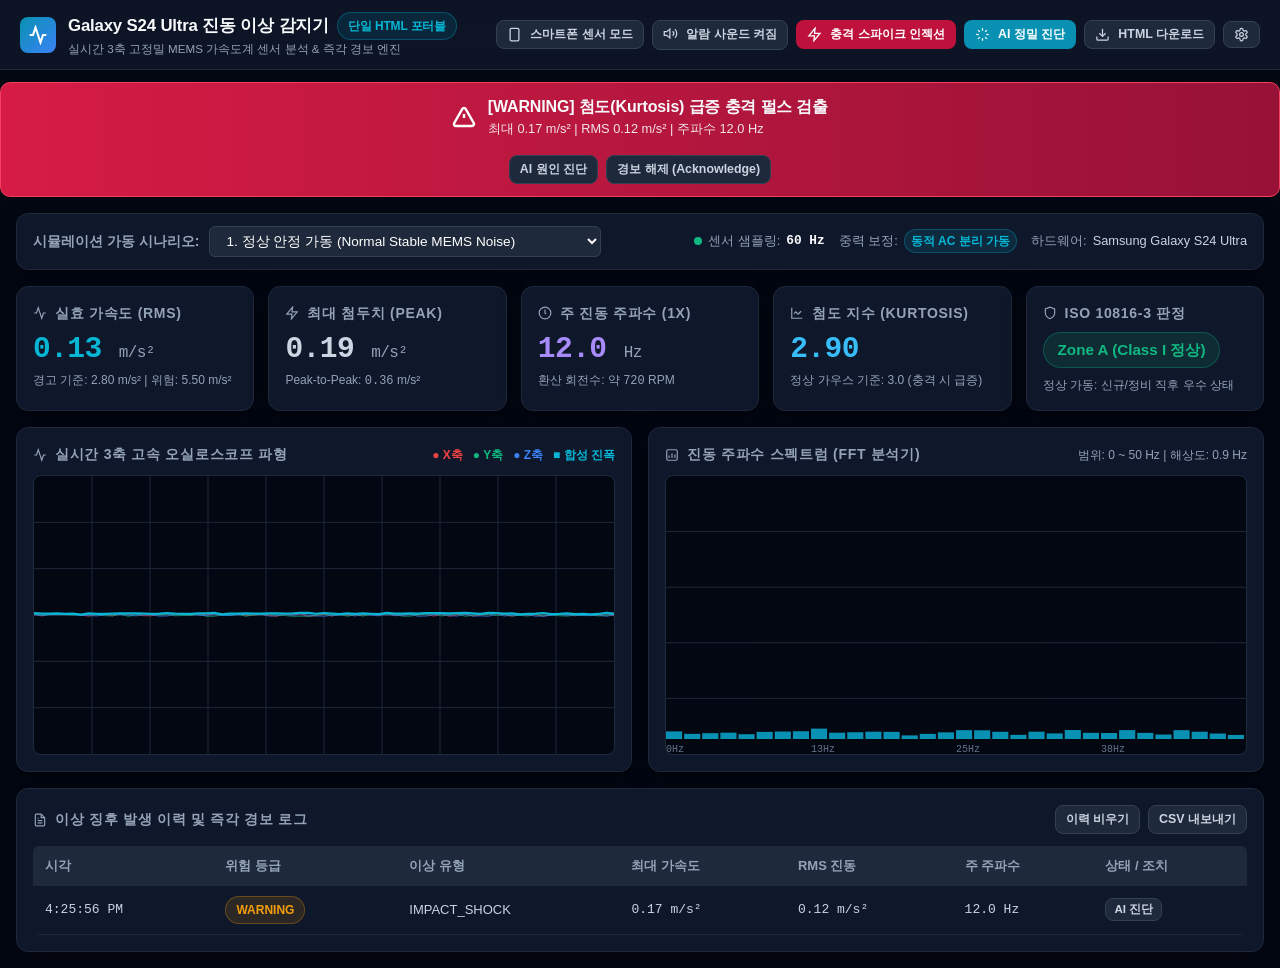
<file: galaxy_s24_vibration_monitor.html>
<!DOCTYPE html>
<html lang="ko">
<head>
  <meta charset="UTF-8" />
  <meta name="viewport" content="width=device-width, initial-scale=1.0, maximum-scale=1.0, user-scalable=no" />
  <title>Galaxy S24 Ultra 진동 이상 징후 감지 및 실시간 알림 시스템 (단일 실행 파일)</title>
  <meta name="description" content="갤럭시 S24 울트라 가속도/모션 센서 기반 실시간 진동 분석, 이상 징후 감지 및 즉각 경보 모니터링 시스템 (단일 HTML)" />
  <style>
    :root {
      --bg-main: #030712;
      --bg-card: #0f172a;
      --bg-card-hover: #1e293b;
      --border-color: #1e293b;
      --border-accent: #334155;
      --text-main: #f8fafc;
      --text-muted: #94a3b8;
      --cyan: #06b6d4;
      --cyan-glow: rgba(6, 182, 212, 0.25);
      --emerald: #10b981;
      --amber: #f59e0b;
      --rose: #f43f5e;
      --indigo: #6366f1;
    }

    * {
      box-sizing: border-box;
      margin: 0;
      padding: 0;
      -webkit-tap-highlight-color: transparent;
    }

    body {
      background-color: var(--bg-main);
      color: var(--text-main);
      font-family: -apple-system, BlinkMacSystemFont, "Pretendard", "Segoe UI", Roboto, "Helvetica Neue", Arial, sans-serif;
      line-height: 1.5;
      min-height: 100vh;
      display: flex;
      flex-direction: column;
      overflow-x: hidden;
    }

    code, pre, .mono {
      font-family: "JetBrains Mono", ui-monospace, SFMono-Regular, Menlo, Monaco, Consolas, monospace;
    }

    /* Scrollbars */
    ::-webkit-scrollbar {
      width: 6px;
      height: 6px;
    }
    ::-webkit-scrollbar-track {
      background: #090d16;
    }
    ::-webkit-scrollbar-thumb {
      background: #1e293b;
      border-radius: 4px;
    }
    ::-webkit-scrollbar-thumb:hover {
      background: #334155;
    }

    /* Layout Containers */
    .header {
      background: rgba(15, 23, 42, 0.85);
      backdrop-filter: blur(12px);
      border-bottom: 1px solid var(--border-color);
      padding: 12px 20px;
      display: flex;
      align-items: center;
      justify-content: space-between;
      position: sticky;
      top: 0;
      z-index: 50;
    }

    .main-container {
      flex: 1;
      max-width: 1600px;
      width: 100%;
      margin: 0 auto;
      padding: 16px;
      display: flex;
      flex-direction: column;
      gap: 16px;
    }

    /* Cards */
    .card {
      background: var(--bg-card);
      border: 1px solid var(--border-color);
      border-radius: 12px;
      padding: 16px;
      box-shadow: 0 4px 20px -2px rgba(0, 0, 0, 0.5);
      position: relative;
    }

    .card-title {
      font-size: 0.875rem;
      font-weight: 600;
      color: var(--text-muted);
      text-transform: uppercase;
      letter-spacing: 0.05em;
      display: flex;
      align-items: center;
      gap: 8px;
      margin-bottom: 8px;
    }

    /* Metric Grid */
    .metrics-grid {
      display: grid;
      grid-template-columns: repeat(auto-fit, minmax(220px, 1fr));
      gap: 14px;
    }

    .metric-value {
      font-size: 1.85rem;
      font-weight: 700;
      letter-spacing: -0.02em;
      line-height: 1.2;
    }

    .metric-sub {
      font-size: 0.75rem;
      color: var(--text-muted);
      margin-top: 4px;
    }

    /* Badges */
    .badge {
      display: inline-flex;
      align-items: center;
      gap: 6px;
      padding: 4px 10px;
      border-radius: 9999px;
      font-size: 0.75rem;
      font-weight: 600;
      border: 1px solid transparent;
      white-space: nowrap;
    }
    .badge-cyan {
      background: rgba(6, 182, 212, 0.12);
      border-color: rgba(6, 182, 212, 0.3);
      color: var(--cyan);
    }
    .badge-emerald {
      background: rgba(16, 185, 129, 0.12);
      border-color: rgba(16, 185, 129, 0.3);
      color: var(--emerald);
    }
    .badge-amber {
      background: rgba(245, 158, 11, 0.12);
      border-color: rgba(245, 158, 11, 0.3);
      color: var(--amber);
    }
    .badge-rose {
      background: rgba(244, 63, 94, 0.12);
      border-color: rgba(244, 63, 94, 0.3);
      color: var(--rose);
    }

    /* Buttons */
    .btn {
      display: inline-flex;
      align-items: center;
      justify-content: center;
      gap: 8px;
      padding: 8px 16px;
      border-radius: 8px;
      font-size: 0.875rem;
      font-weight: 600;
      cursor: pointer;
      transition: all 0.15s ease;
      border: 1px solid transparent;
      outline: none;
      white-space: nowrap;
    }
    .btn-primary {
      background: #0891b2;
      color: #fff;
    }
    .btn-primary:hover {
      background: #06b6d4;
    }
    .btn-secondary {
      background: #1e293b;
      color: #cbd5e1;
      border-color: #334155;
    }
    .btn-secondary:hover {
      background: #334155;
      color: #fff;
    }
    .btn-danger {
      background: #be123c;
      color: #fff;
    }
    .btn-danger:hover {
      background: #e11d48;
    }
    .btn-warning {
      background: #d97706;
      color: #fff;
    }
    .btn-warning:hover {
      background: #f59e0b;
    }
    .btn-sm {
      padding: 5px 10px;
      font-size: 0.775rem;
    }

    /* Grid Layouts */
    .two-col-grid {
      display: grid;
      grid-template-columns: 1fr 1fr;
      gap: 16px;
    }
    @media (max-width: 1024px) {
      .two-col-grid {
        grid-template-columns: 1fr;
      }
    }

    /* Canvas Containers */
    .canvas-box {
      width: 100%;
      height: 280px;
      background: #030712;
      border: 1px solid #1e293b;
      border-radius: 8px;
      position: relative;
      overflow: hidden;
    }
    canvas {
      display: block;
      width: 100%;
      height: 100%;
    }

    /* Active Alarm Bar */
    .alarm-banner {
      display: none;
      background: linear-gradient(90deg, rgba(225, 29, 72, 0.95), rgba(159, 18, 57, 0.95));
      border: 1px solid #f43f5e;
      border-radius: 10px;
      padding: 12px 18px;
      margin-bottom: 8px;
      align-items: center;
      justify-content: space-between;
      animation: pulseAlert 1.2s infinite alternate ease-in-out;
    }
    @keyframes pulseAlert {
      0% { box-shadow: 0 0 10px rgba(244, 63, 94, 0.4); }
      100% { box-shadow: 0 0 25px rgba(244, 63, 94, 0.9); }
    }

    /* Table */
    .table-container {
      width: 100%;
      overflow-x: auto;
      max-height: 280px;
      border-radius: 6px;
    }
    table {
      width: 100%;
      border-collapse: collapse;
      font-size: 0.8125rem;
      text-align: left;
    }
    th {
      background: #1e293b;
      color: #94a3b8;
      padding: 10px 12px;
      font-weight: 600;
      position: sticky;
      top: 0;
      z-index: 10;
    }
    td {
      padding: 10px 12px;
      border-bottom: 1px solid #1e293b;
      color: #cbd5e1;
    }
    tr:hover td {
      background: rgba(30, 41, 59, 0.5);
    }

    /* Modal */
    .modal-overlay {
      display: none;
      position: fixed;
      inset: 0;
      background: rgba(0, 0, 0, 0.75);
      backdrop-filter: blur(6px);
      z-index: 100;
      align-items: center;
      justify-content: center;
      padding: 16px;
    }
    .modal-dialog {
      background: #0f172a;
      border: 1px solid #334155;
      border-radius: 14px;
      max-width: 650px;
      width: 100%;
      max-height: 90vh;
      overflow-y: auto;
      padding: 24px;
      box-shadow: 0 20px 40px rgba(0,0,0,0.8);
      position: relative;
    }

    /* Sensor Node View (Mobile Probe Mode) */
    #sensorNodeView {
      display: none;
      flex-direction: column;
      align-items: center;
      justify-content: center;
      text-align: center;
      padding: 32px 16px;
      gap: 20px;
      min-height: 80vh;
    }
    .probe-gauge {
      width: 240px;
      height: 240px;
      border-radius: 50%;
      border: 4px solid #06b6d4;
      display: flex;
      flex-direction: column;
      align-items: center;
      justify-content: center;
      background: radial-gradient(circle, rgba(6,182,212,0.15) 0%, rgba(15,23,42,0.8) 70%);
      box-shadow: 0 0 35px rgba(6, 182, 212, 0.3);
      position: relative;
    }
    .probe-gauge.warning {
      border-color: #f59e0b;
      box-shadow: 0 0 35px rgba(245, 158, 11, 0.4);
    }
    .probe-gauge.critical {
      border-color: #f43f5e;
      box-shadow: 0 0 45px rgba(244, 63, 94, 0.6);
      animation: pulseAlert 0.8s infinite alternate;
    }
  </style>
</head>
<body>

  <!-- Top Navigation Header -->
  <header class="header">
    <div style="display: flex; align-items: center; gap: 12px;">
      <div style="width: 36px; height: 36px; background: linear-gradient(135deg, #0891b2, #3b82f6); border-radius: 8px; display: flex; align-items: center; justify-content: center;">
        <svg width="20" height="20" viewBox="0 0 24 24" fill="none" stroke="#fff" stroke-width="2.5"><path d="M22 12h-4l-3 9L9 3l-3 9H2"/></svg>
      </div>
      <div>
        <div style="font-weight: 700; font-size: 1.05rem; letter-spacing: -0.01em; display: flex; align-items: center; gap: 8px;">
          Galaxy S24 Ultra 진동 이상 감지기
          <span class="badge badge-cyan">단일 HTML 포터블</span>
        </div>
        <div style="font-size: 0.725rem; color: var(--text-muted);">실시간 3축 고정밀 MEMS 가속도계 센서 분석 &amp; 즉각 경보 엔진</div>
      </div>
    </div>

    <div style="display: flex; align-items: center; gap: 8px;">
      <!-- Sensor Mode Toggle Button -->
      <button id="btnToggleSensorView" class="btn btn-secondary btn-sm" onclick="toggleSensorProbeMode()">
        <svg width="15" height="15" viewBox="0 0 24 24" fill="none" stroke="currentColor" stroke-width="2"><rect width="14" height="20" x="5" y="2" rx="2" ry="2"/><path d="M12 18h.01"/></svg>
        <span>스마트폰 센서 모드</span>
      </button>

      <!-- Audio Mute Toggle -->
      <button id="btnToggleMute" class="btn btn-secondary btn-sm" onclick="toggleMute()">
        <span id="muteIcon">
          <svg width="15" height="15" viewBox="0 0 24 24" fill="none" stroke="currentColor" stroke-width="2"><polygon points="11 5 6 9 2 9 2 15 6 15 11 19 11 5"/><path d="M15.54 8.46a5 5 0 0 1 0 7.07"/><path d="M19.07 4.93a10 10 0 0 1 0 14.14"/></svg>
        </span>
        <span id="muteText">알람 사운드 켜짐</span>
      </button>

      <!-- Inject Shock Spike -->
      <button class="btn btn-danger btn-sm" onclick="injectSpikeShock()">
        <svg width="15" height="15" viewBox="0 0 24 24" fill="none" stroke="currentColor" stroke-width="2"><polygon points="13 2 3 14 12 14 11 22 21 10 12 10 13 2"/></svg>
        <span>충격 스파이크 인젝션</span>
      </button>

      <!-- Gemini AI Diagnosis -->
      <button class="btn btn-primary btn-sm" onclick="openAiDiagnosisModal()">
        <svg width="15" height="15" viewBox="0 0 24 24" fill="none" stroke="currentColor" stroke-width="2"><path d="M12 2v4"/><path d="M12 18v4"/><path d="m4.93 4.93 2.83 2.83"/><path d="m16.24 16.24 2.83 2.83"/><path d="M2 12h4"/><path d="M18 12h4"/><path d="m4.93 19.07 2.83-2.83"/><path d="m16.24 7.76 2.83-2.83"/></svg>
        <span>AI 정밀 진단</span>
      </button>

      <!-- Download HTML button -->
      <button class="btn btn-secondary btn-sm" onclick="downloadCurrentHtml()" title="현재 단일 HTML 파일 로컬 저장">
        <svg width="15" height="15" viewBox="0 0 24 24" fill="none" stroke="currentColor" stroke-width="2"><path d="M21 15v4a2 2 0 0 1-2 2H5a2 2 0 0 1-2-2v-4"/><polyline points="7 10 12 15 17 10"/><line x1="12" y1="15" x2="12" y2="3"/></svg>
        <span>HTML 다운로드</span>
      </button>

      <!-- Settings Button -->
      <button class="btn btn-secondary btn-sm" onclick="openSettingsModal()">
        <svg width="15" height="15" viewBox="0 0 24 24" fill="none" stroke="currentColor" stroke-width="2"><path d="M12.22 2h-.44a2 2 0 0 0-2 2v.18a2 2 0 0 1-1 1.73l-.43.25a2 2 0 0 1-2 0l-.15-.08a2 2 0 0 0-2.73.73l-.22.38a2 2 0 0 0 .73 2.73l.15.1a2 2 0 0 1 1 1.72v.51a2 2 0 0 1-1 1.74l-.15.09a2 2 0 0 0-.73 2.73l.22.38a2 2 0 0 0 2.73.73l.15-.08a2 2 0 0 1 2 0l.43.25a2 2 0 0 1 1 1.73V20a2 2 0 0 0 2 2h.44a2 2 0 0 0 2-2v-.18a2 2 0 0 1 1-1.73l.43-.25a2 2 0 0 1 2 0l.15.08a2 2 0 0 0 2.73-.73l.22-.39a2 2 0 0 0-.73-2.73l-.15-.08a2 2 0 0 1-1-1.74v-.5a2 2 0 0 1 1-1.74l.15-.09a2 2 0 0 0 .73-2.73l-.22-.38a2 2 0 0 0-2.73-.73l-.15.08a2 2 0 0 1-2 0l-.43-.25a2 2 0 0 1-1-1.73V4a2 2 0 0 0-2-2z"/><circle cx="12" cy="12" r="3"/></svg>
      </button>
    </div>
  </header>

  <!-- Active Critical Alarm Banner (Shows when anomaly occurs) -->
  <div id="alarmBanner" class="alarm-banner main-container" style="margin-top: 12px; margin-bottom: 0;">
    <div style="display: flex; align-items: center; gap: 12px;">
      <svg width="24" height="24" viewBox="0 0 24 24" fill="none" stroke="#fff" stroke-width="2.5"><path d="m21.73 18-8-14a2 2 0 0 0-3.48 0l-8 14A2 2 0 0 0 4 21h16a2 2 0 0 0 1.73-3Z"/><line x1="12" y1="9" x2="12" y2="13"/><line x1="12" y1="17" x2="12.01" y2="17"/></svg>
      <div>
        <div style="font-weight: 700; font-size: 1rem; letter-spacing: -0.01em;" id="alarmBannerTitle">긴급 진동 이상 경보 감지</div>
        <div style="font-size: 0.8rem; opacity: 0.9;" id="alarmBannerDesc">최대 진동 가속도 및 RMS 임계치 초과 발생</div>
      </div>
    </div>
    <div style="display: flex; align-items: center; gap: 8px;">
      <button class="btn btn-secondary btn-sm" onclick="openAiDiagnosisModal()">AI 원인 진단</button>
      <button class="btn btn-secondary btn-sm" onclick="dismissAlarm()">경보 해제 (Acknowledge)</button>
    </div>
  </div>

  <!-- Primary Dashboard Container -->
  <div id="dashboardView" class="main-container">
    
    <!-- Simulation Scenario Selector & Hardware Status -->
    <div class="card" style="display: flex; flex-wrap: wrap; align-items: center; justify-content: space-between; gap: 12px; padding: 12px 16px;">
      <div style="display: flex; align-items: center; gap: 10px;">
        <span style="font-weight: 600; font-size: 0.875rem; color: var(--text-muted);">시뮬레이션 가동 시나리오:</span>
        <select id="scenarioSelect" onchange="changeScenario(this.value)" style="background: #1e293b; color: #fff; border: 1px solid #334155; border-radius: 6px; padding: 6px 12px; font-size: 0.85rem; outline: none; cursor: pointer;">
          <option value="NORMAL_STABLE">1. 정상 안정 가동 (Normal Stable MEMS Noise)</option>
          <option value="MOTOR_IMBALANCE">2. 모터 회전체 불평형 (Motor Unbalance 30Hz 1X)</option>
          <option value="BEARING_FAULT">3. 베어링 볼 레이스 결함 (Bearing Fault BPFO Impulses)</option>
          <option value="SEISMIC_TREMOR">4. 지진/저주파 구조 진동 (Seismic Low-Freq Tremor)</option>
          <option value="CAVITATION">5. 펌프 캐비테이션/배관 난류 (Cavitation Turbulence)</option>
          <option value="RESONANCE_SWEEP">6. 공진 주파수 스윕 (Resonance Frequency Sweep)</option>
        </select>
      </div>

      <div style="display: flex; align-items: center; gap: 14px; font-size: 0.8rem;">
        <div style="display: flex; align-items: center; gap: 6px;">
          <span style="width: 8px; height: 8px; border-radius: 50%; background: #10b981; display: inline-block;"></span>
          <span style="color: var(--text-muted);">센서 샘플링:</span>
          <span class="mono" style="font-weight: 600;" id="txtSampleRate">60 Hz</span>
        </div>
        <div style="display: flex; align-items: center; gap: 6px;">
          <span style="color: var(--text-muted);">중력 보정:</span>
          <span class="badge badge-cyan" style="padding: 2px 6px;">동적 AC 분리 가동</span>
        </div>
        <div style="display: flex; align-items: center; gap: 6px;">
          <span style="color: var(--text-muted);">하드웨어:</span>
          <span style="color: #cbd5e1; font-weight: 500;">Samsung Galaxy S24 Ultra</span>
        </div>
      </div>
    </div>

    <!-- Live Telemetry KPI Metrics -->
    <div class="metrics-grid">
      <!-- RMS Card -->
      <div class="card">
        <div class="card-title">
          <svg width="14" height="14" viewBox="0 0 24 24" fill="none" stroke="currentColor" stroke-width="2"><path d="M22 12h-4l-3 9L9 3l-3 9H2"/></svg>
          실효 가속도 (RMS)
        </div>
        <div class="metric-value mono" id="valRms" style="color: var(--cyan);">0.24 <span style="font-size: 1rem; color: var(--text-muted); font-weight: 500;">m/s²</span></div>
        <div class="metric-sub" id="subRms">경고 기준: 2.80 m/s² | 위험: 5.50 m/s²</div>
      </div>

      <!-- Peak Acceleration Card -->
      <div class="card">
        <div class="card-title">
          <svg width="14" height="14" viewBox="0 0 24 24" fill="none" stroke="currentColor" stroke-width="2"><polygon points="13 2 3 14 12 14 11 22 21 10 12 10 13 2"/></svg>
          최대 첨두치 (Peak)
        </div>
        <div class="metric-value mono" id="valPeak" style="color: #cbd5e1;">0.38 <span style="font-size: 1rem; color: var(--text-muted); font-weight: 500;">m/s²</span></div>
        <div class="metric-sub">Peak-to-Peak: <span class="mono" id="valPkPk">0.76</span> m/s²</div>
      </div>

      <!-- Dominant Frequency Card -->
      <div class="card">
        <div class="card-title">
          <svg width="14" height="14" viewBox="0 0 24 24" fill="none" stroke="currentColor" stroke-width="2"><circle cx="12" cy="12" r="10"/><polyline points="12 6 12 12 14 14"/></svg>
          주 진동 주파수 (1X)
        </div>
        <div class="metric-value mono" id="valFreq" style="color: #a78bfa;">12.0 <span style="font-size: 1rem; color: var(--text-muted); font-weight: 500;">Hz</span></div>
        <div class="metric-sub">환산 회전수: 약 <span class="mono" id="valRpm">720</span> RPM</div>
      </div>

      <!-- Kurtosis Card -->
      <div class="card">
        <div class="card-title">
          <svg width="14" height="14" viewBox="0 0 24 24" fill="none" stroke="currentColor" stroke-width="2"><path d="M3 3v18h18"/><path d="m19 9-5 5-4-4-3 3"/></svg>
          첨도 지수 (Kurtosis)
        </div>
        <div class="metric-value mono" id="valKurtosis" style="color: #38bdf8;">3.02</div>
        <div class="metric-sub">정상 가우스 기준: 3.0 (충격 시 급증)</div>
      </div>

      <!-- ISO 10816 Severity Status -->
      <div class="card">
        <div class="card-title">
          <svg width="14" height="14" viewBox="0 0 24 24" fill="none" stroke="currentColor" stroke-width="2"><path d="M12 22s8-4 8-10V5l-8-3-8 3v7c0 6 8 10 8 10"/></svg>
          ISO 10816-3 판정
        </div>
        <div style="margin-top: 6px;">
          <span id="badgeIsoClass" class="badge badge-emerald" style="font-size: 0.95rem; padding: 6px 14px;">Zone A (Class I 정상)</span>
        </div>
        <div class="metric-sub" id="descIso" style="margin-top: 8px;">정상 가동: 신규/정비 직후 우수 상태</div>
      </div>
    </div>

    <!-- Visualizers (Oscilloscope Waveform & Spectral FFT) -->
    <div class="two-col-grid">
      <!-- Oscilloscope Canvas -->
      <div class="card">
        <div style="display: flex; align-items: center; justify-content: space-between; margin-bottom: 10px;">
          <div class="card-title" style="margin-bottom: 0;">
            <svg width="14" height="14" viewBox="0 0 24 24" fill="none" stroke="currentColor" stroke-width="2"><polyline points="22 12 18 12 15 21 9 3 6 12 2 12"/></svg>
            실시간 3축 고속 오실로스코프 파형
          </div>
          <div style="display: flex; align-items: center; gap: 10px; font-size: 0.75rem;">
            <span style="color: #ef4444; font-weight: 600;">● X축</span>
            <span style="color: #10b981; font-weight: 600;">● Y축</span>
            <span style="color: #3b82f6; font-weight: 600;">● Z축</span>
            <span style="color: #06b6d4; font-weight: 700;">■ 합성 진폭</span>
          </div>
        </div>
        <div class="canvas-box">
          <canvas id="oscCanvas"></canvas>
        </div>
      </div>

      <!-- Spectral View Canvas -->
      <div class="card">
        <div style="display: flex; align-items: center; justify-content: space-between; margin-bottom: 10px;">
          <div class="card-title" style="margin-bottom: 0;">
            <svg width="14" height="14" viewBox="0 0 24 24" fill="none" stroke="currentColor" stroke-width="2"><rect width="18" height="18" x="3" y="3" rx="2"/><path d="M7 17v-4"/><path d="M12 17v-8"/><path d="M17 17v-6"/></svg>
            진동 주파수 스펙트럼 (FFT 분석기)
          </div>
          <div style="font-size: 0.75rem; color: var(--text-muted);">
            범위: 0 ~ 50 Hz | 해상도: 0.9 Hz
          </div>
        </div>
        <div class="canvas-box">
          <canvas id="specCanvas"></canvas>
        </div>
      </div>
    </div>

    <!-- Anomaly History Log Table -->
    <div class="card">
      <div style="display: flex; align-items: center; justify-content: space-between; margin-bottom: 12px;">
        <div class="card-title" style="margin-bottom: 0;">
          <svg width="14" height="14" viewBox="0 0 24 24" fill="none" stroke="currentColor" stroke-width="2"><path d="M14 2H6a2 2 0 0 0-2 2v16a2 2 0 0 0 2 2h12a2 2 0 0 0 2-2V8z"/><polyline points="14 2 14 8 20 8"/><line x1="16" y1="13" x2="8" y2="13"/><line x1="16" y1="17" x2="8" y2="17"/><polyline points="10 9 9 9 8 9"/></svg>
          이상 징후 발생 이력 및 즉각 경보 로그
        </div>
        <div style="display: flex; align-items: center; gap: 8px;">
          <button class="btn btn-secondary btn-sm" onclick="clearAnomalyLogs()">이력 비우기</button>
          <button class="btn btn-secondary btn-sm" onclick="exportLogsCsv()">CSV 내보내기</button>
        </div>
      </div>

      <div class="table-container">
        <table>
          <thead>
            <tr>
              <th>시각</th>
              <th>위험 등급</th>
              <th>이상 유형</th>
              <th>최대 가속도</th>
              <th>RMS 진동</th>
              <th>주 주파수</th>
              <th>상태 / 조치</th>
            </tr>
          </thead>
          <tbody id="anomalyTableBody">
            <tr>
              <td colspan="7" style="text-align: center; color: var(--text-muted); padding: 24px;">
                현재 감지된 진동 이상 징후가 없습니다. 정상 운전 중입니다.
              </td>
            </tr>
          </tbody>
        </table>
      </div>
    </div>

  </div>

  <!-- Mobile Sensor Probe Mode (Allows using this phone as an active wireless vibration sensor node) -->
  <div id="sensorNodeView" class="main-container">
    <div style="max-width: 500px; width: 100%; display: flex; flex-direction: column; align-items: center; gap: 20px;">
      
      <div style="display: flex; align-items: center; justify-content: space-between; width: 100%;">
        <button class="btn btn-secondary btn-sm" onclick="toggleSensorProbeMode()">
          <svg width="14" height="14" viewBox="0 0 24 24" fill="none" stroke="currentColor" stroke-width="2"><path d="m15 18-6-6 6-6"/></svg>
          대시보드로 복귀
        </button>
        <span class="badge badge-cyan">Galaxy S24 Ultra 하드웨어 센서 프로브</span>
      </div>

      <div style="font-size: 1.25rem; font-weight: 700;">스마트폰 진동 측정 프로브 모드</div>
      <div style="font-size: 0.875rem; color: var(--text-muted); line-height: 1.6;">
        갤럭시 스마트폰을 측정 대상 설비(모터, 베어링 하우징, 펌프 등) 위에 안정적으로 고정하십시오.
        내장 3축 MEMS 가속도계가 고정밀 진동 파형을 실시간 취득합니다.
      </div>

      <!-- Live Dynamic Magnitude Circle Gauge -->
      <div id="probeGauge" class="probe-gauge">
        <div style="font-size: 0.8rem; color: var(--text-muted); text-transform: uppercase;">동적 진동 진폭</div>
        <div class="mono" id="probeMagText" style="font-size: 2.8rem; font-weight: 800; color: #fff;">0.00</div>
        <div style="font-size: 0.85rem; color: var(--cyan); font-weight: 600;">m/s² (RMS)</div>
      </div>

      <!-- Real Hardware Axis Readings -->
      <div style="display: flex; gap: 12px; width: 100%; justify-content: center;">
        <div class="card" style="padding: 10px 16px; text-align: center; flex: 1;">
          <div style="font-size: 0.75rem; color: #ef4444; font-weight: 600;">X축 (수평)</div>
          <div class="mono" id="probeAxisX" style="font-weight: 700; font-size: 1.1rem;">0.00</div>
        </div>
        <div class="card" style="padding: 10px 16px; text-align: center; flex: 1;">
          <div style="font-size: 0.75rem; color: #10b981; font-weight: 600;">Y축 (수평)</div>
          <div class="mono" id="probeAxisY" style="font-weight: 700; font-size: 1.1rem;">0.00</div>
        </div>
        <div class="card" style="padding: 10px 16px; text-align: center; flex: 1;">
          <div style="font-size: 0.75rem; color: #3b82f6; font-weight: 600;">Z축 (수직)</div>
          <div class="mono" id="probeAxisZ" style="font-weight: 700; font-size: 1.1rem;">0.00</div>
        </div>
      </div>

      <!-- Sensor Activation Buttons -->
      <div style="display: flex; gap: 12px; width: 100%;">
        <button id="btnStartSensor" class="btn btn-primary" style="flex: 1; padding: 14px;" onclick="startRealSensorStream()">
          <svg width="18" height="18" viewBox="0 0 24 24" fill="none" stroke="currentColor" stroke-width="2"><polygon points="5 3 19 12 5 21 5 3"/></svg>
          스마트폰 센서 측정 시작
        </button>
        <button id="btnStopSensor" class="btn btn-secondary" style="flex: 1; padding: 14px; display: none;" onclick="stopRealSensorStream()">
          <svg width="18" height="18" viewBox="0 0 24 24" fill="none" stroke="currentColor" stroke-width="2"><rect width="4" height="16" x="6" y="4"/><rect width="4" height="16" x="14" y="4"/></svg>
          측정 중지
        </button>
      </div>

      <div style="font-size: 0.775rem; color: var(--text-muted);">
        * Android Chrome / Samsung Internet에서는 버튼 클릭 즉시 가속도계 센서가 연동됩니다.
      </div>
    </div>
  </div>

  <!-- AI Diagnosis Modal -->
  <div id="aiModal" class="modal-overlay">
    <div class="modal-dialog">
      <div style="display: flex; align-items: center; justify-content: space-between; margin-bottom: 16px;">
        <div style="font-size: 1.15rem; font-weight: 700; display: flex; align-items: center; gap: 8px;">
          <svg width="20" height="20" viewBox="0 0 24 24" fill="none" stroke="var(--cyan)" stroke-width="2"><path d="M12 2v4"/><path d="M12 18v4"/><path d="m4.93 4.93 2.83 2.83"/><path d="m16.24 16.24 2.83 2.83"/><path d="M2 12h4"/><path d="M18 12h4"/><path d="m4.93 19.07 2.83-2.83"/><path d="m16.24 7.76 2.83-2.83"/></svg>
          진동 이상 징후 엔지니어링 AI 정밀 진단
        </div>
        <button onclick="closeAiModal()" style="background: none; border: none; color: #94a3b8; font-size: 1.4rem; cursor: pointer;">&times;</button>
      </div>

      <div style="font-size: 0.85rem; color: var(--text-muted); margin-bottom: 16px;">
        현재 측정된 3축 가속도 실효치(RMS), 주파수 스펙트럼 피크, 첨도(Kurtosis) 데이터를 분석하여 결함 유형을 판정합니다.
      </div>

      <!-- Diagnosis Report Container -->
      <div id="aiReportCard" class="card" style="background: #030712; margin-bottom: 16px; border-color: #334155;">
        <div style="display: flex; align-items: center; justify-content: space-between; border-bottom: 1px solid #1e293b; padding-bottom: 10px; margin-bottom: 12px;">
          <div>
            <div style="font-size: 0.75rem; color: var(--text-muted);">추정 결함 유형</div>
            <div id="aiFaultType" style="font-size: 1.15rem; font-weight: 700; color: #f59e0b;">회전체 불평형 및 편심 하중 (Motor Imbalance)</div>
          </div>
          <div style="text-align: right;">
            <div style="font-size: 0.75rem; color: var(--text-muted);">ISO 10816-3 상태</div>
            <div id="aiIsoRating" class="badge badge-amber">Zone C (주의 요망)</div>
          </div>
        </div>

        <div style="margin-bottom: 12px;">
          <div style="font-size: 0.75rem; color: var(--text-muted); margin-bottom: 4px;">분석 리포트 요약</div>
          <div id="aiSummary" style="font-size: 0.9rem; line-height: 1.6; color: #e2e8f0;">
            1X 회전 주파수(30.0 Hz) 대역에서 강한 동적 진폭이 검출되었으며, 실효 가속도(RMS)가 정상치 대비 3.2배 높습니다.
          </div>
        </div>

        <div style="margin-bottom: 12px;">
          <div style="font-size: 0.75rem; color: var(--text-muted); margin-bottom: 4px;">구체적 공학적 해석</div>
          <div id="aiDetails" style="font-size: 0.85rem; line-height: 1.6; color: #94a3b8;">
            회전축의 질량 중심이 기하학적 중심축과 일치하지 않아 원심력이 주기적으로 하우징에 전달되고 있습니다. 충격 첨도(Kurtosis)는 3.1로 베어링 파손 징후는 아니며 전형적인 언밸런스 진동 특성을 보입니다.
          </div>
        </div>

        <div>
          <div style="font-size: 0.75rem; color: var(--text-muted); margin-bottom: 6px;">권장 정비 및 대응 수칙</div>
          <ul id="aiRecs" style="padding-left: 20px; font-size: 0.85rem; color: #cbd5e1; display: flex; flex-direction: column; gap: 4px;">
            <li>회전체 날개 및 커플링 부위의 이물질 부착 여부를 육안 점검하십시오.</li>
            <li>정적/동적 밸런싱(Field Balancing) 측정을 실시하여 밸런스 웨이트를 보정하십시오.</li>
            <li>고정 볼트(Foundation Bolts)의 풀림이나 체결 토크 미달 상태를 확인하십시오.</li>
          </ul>
        </div>
      </div>

      <div style="display: flex; justify-content: flex-end; gap: 8px;">
        <button class="btn btn-secondary btn-sm" onclick="runAiDiagnosis()">새로 고침 (재진단)</button>
        <button class="btn btn-primary btn-sm" onclick="closeAiModal()">확인 완료</button>
      </div>
    </div>
  </div>

  <!-- Settings Modal -->
  <div id="settingsModal" class="modal-overlay">
    <div class="modal-dialog" style="max-width: 500px;">
      <div style="display: flex; align-items: center; justify-content: space-between; margin-bottom: 16px;">
        <div style="font-size: 1.15rem; font-weight: 700;">임계치 및 센서 모니터링 설정</div>
        <button onclick="closeSettingsModal()" style="background: none; border: none; color: #94a3b8; font-size: 1.4rem; cursor: pointer;">&times;</button>
      </div>

      <div style="display: flex; flex-direction: column; gap: 14px; font-size: 0.875rem;">
        <div>
          <label style="display: block; margin-bottom: 4px; color: #cbd5e1;">RMS 경고(Warning) 임계치 (m/s²)</label>
          <input id="cfgRmsWarn" type="number" step="0.1" value="2.8" style="width: 100%; background: #1e293b; border: 1px solid #334155; color: #fff; padding: 8px; border-radius: 6px;" />
        </div>
        <div>
          <label style="display: block; margin-bottom: 4px; color: #cbd5e1;">RMS 위험(Critical) 임계치 (m/s²)</label>
          <input id="cfgRmsCrit" type="number" step="0.1" value="5.5" style="width: 100%; background: #1e293b; border: 1px solid #334155; color: #fff; padding: 8px; border-radius: 6px;" />
        </div>
        <div>
          <label style="display: block; margin-bottom: 4px; color: #cbd5e1;">최대 첨두치(Peak) 임계치 (m/s²)</label>
          <input id="cfgPeakCrit" type="number" step="0.5" value="14.0" style="width: 100%; background: #1e293b; border: 1px solid #334155; color: #fff; padding: 8px; border-radius: 6px;" />
        </div>
        <div>
          <label style="display: block; margin-bottom: 4px; color: #cbd5e1;">충격 첨도(Kurtosis) 임계치</label>
          <input id="cfgKurtosis" type="number" step="0.1" value="4.5" style="width: 100%; background: #1e293b; border: 1px solid #334155; color: #fff; padding: 8px; border-radius: 6px;" />
        </div>
        <div style="display: flex; align-items: center; gap: 8px; margin-top: 6px;">
          <input id="cfgSound" type="checkbox" checked style="width: 16px; height: 16px;" />
          <label for="cfgSound" style="color: #cbd5e1;">이상 감지 시 Web Audio 합성 사이렌 자동 출력</label>
        </div>
      </div>

      <div style="display: flex; justify-content: flex-end; gap: 8px; margin-top: 20px;">
        <button class="btn btn-secondary btn-sm" onclick="closeSettingsModal()">취소</button>
        <button class="btn btn-primary btn-sm" onclick="saveSettings()">설정 저장</button>
      </div>
    </div>
  </div>

  <!-- Main Standalone Application Script (Zero External Dependencies) -->
  <script>
    // ==========================================
    // 1. Core State & Configuration
    // ==========================================
    const state = {
      isMuted: false,
      scenario: 'NORMAL_STABLE',
      sampleRate: 60,
      samples: [],
      anomalies: [],
      activeAnomaly: null,
      spikeMagnitude: 0,
      phase: 0,
      isRealSensorStreaming: false,
      thresholds: {
        rmsWarn: 2.8,
        rmsCrit: 5.5,
        peakCrit: 14.0,
        kurtosisCrit: 4.5,
        soundEnabled: true
      }
    };

    // Vector gravity removal filter
    class DynamicVibrationExtractor {
      constructor() {
        this.gravX = 0;
        this.gravY = 0;
        this.gravZ = 9.80665;
        this.alpha = 0.95;
      }
      process(x, y, z) {
        this.gravX = this.alpha * this.gravX + (1 - this.alpha) * x;
        this.gravY = this.alpha * this.gravY + (1 - this.alpha) * y;
        this.gravZ = this.alpha * this.gravZ + (1 - this.alpha) * z;
        const dx = x - this.gravX;
        const dy = y - this.gravY;
        const dz = z - this.gravZ;
        const mag = Math.sqrt(dx * dx + dy * dy + dz * dz);
        return { dx, dy, dz, mag };
      }
    }
    const extractor = new DynamicVibrationExtractor();

    // ==========================================
    // 2. Web Audio Synthesizer (Instant Alarm Sound)
    // ==========================================
    class SoundEngine {
      constructor() {
        this.ctx = null;
      }
      init() {
        if (!this.ctx && (window.AudioContext || window.webkitAudioContext)) {
          this.ctx = new (window.AudioContext || window.webkitAudioContext)();
        }
        if (this.ctx && this.ctx.state === 'suspended') {
          this.ctx.resume();
        }
      }
      playWarning() {
        if (state.isMuted || !state.thresholds.soundEnabled) return;
        try {
          this.init();
          if (!this.ctx) return;
          const now = this.ctx.currentTime;
          const osc = this.ctx.createOscillator();
          const gain = this.ctx.createGain();
          osc.type = 'sine';
          osc.frequency.setValueAtTime(880, now);
          osc.frequency.exponentialRampToValueAtTime(1174, now + 0.15);
          gain.gain.setValueAtTime(0.2, now);
          gain.gain.exponentialRampToValueAtTime(0.001, now + 0.35);
          osc.connect(gain);
          gain.connect(this.ctx.destination);
          osc.start(now);
          osc.stop(now + 0.35);
        } catch (e) { console.warn(e); }
      }
      playCritical() {
        if (state.isMuted || !state.thresholds.soundEnabled) return;
        try {
          this.init();
          if (!this.ctx) return;
          const now = this.ctx.currentTime;
          const osc = this.ctx.createOscillator();
          const lfo = this.ctx.createOscillator();
          const lfoGain = this.ctx.createGain();
          const gain = this.ctx.createGain();

          osc.type = 'sawtooth';
          osc.frequency.setValueAtTime(850, now);
          lfo.type = 'sine';
          lfo.frequency.setValueAtTime(4, now);
          lfoGain.gain.setValueAtTime(320, now);

          lfo.connect(lfoGain);
          lfoGain.connect(osc.frequency);

          gain.gain.setValueAtTime(0.25, now);
          gain.gain.exponentialRampToValueAtTime(0.001, now + 1.2);

          osc.connect(gain);
          gain.connect(this.ctx.destination);

          osc.start(now);
          lfo.start(now);
          osc.stop(now + 1.2);
          lfo.stop(now + 1.2);
        } catch (e) { console.warn(e); }
      }
      triggerHaptic(severity) {
        if (navigator.vibrate) {
          try {
            if (severity === 'CRITICAL') navigator.vibrate([200, 80, 200, 80, 400]);
            else navigator.vibrate([150, 100, 150]);
          } catch(e) {}
        }
      }
    }
    const soundEngine = new SoundEngine();

    // ==========================================
    // 3. Mathematical Utilities (FFT, Kurtosis, ISO)
    // ==========================================
    function calculateKurtosis(values) {
      if (values.length < 4) return 3.0;
      let sum = 0;
      for (let v of values) sum += v;
      const mean = sum / values.length;
      let varSum = 0, fSum = 0;
      for (let v of values) {
        const d = v - mean;
        const d2 = d * d;
        varSum += d2;
        fSum += d2 * d2;
      }
      const variance = varSum / values.length;
      if (variance < 1e-6) return 3.0;
      return (fSum / values.length) / (variance * variance);
    }

    function evaluateIso(rms) {
      if (rms < 1.1) return { text: 'Zone A (Class I 정상)', color: 'badge-emerald', desc: '정상 가동: 신규/정비 직후 우수 상태' };
      if (rms < 2.8) return { text: 'Zone B (Class II 허용)', color: 'badge-cyan', desc: '장기 연속 운전이 가능한 안정적 상태' };
      if (rms < 7.1) return { text: 'Zone C (Class III 주의)', color: 'badge-amber', desc: '단기 운전만 허용, 원인 분석 및 예방 점검 요망' };
      return { text: 'Zone D (Class IV 위험)', color: 'badge-rose', desc: '설비 손상 위험, 즉시 긴급 정지 및 점검 조치 요망' };
    }

    // ==========================================
    // 4. Oscilloscope Canvas Renderer
    // ==========================================
    const oscCanvas = document.getElementById('oscCanvas');
    const oscCtx = oscCanvas.getContext('2d');

    function resizeCanvas() {
      const parentW = oscCanvas.parentElement.clientWidth;
      const parentH = oscCanvas.parentElement.clientHeight;
      if (oscCanvas.width !== parentW) oscCanvas.width = parentW;
      if (oscCanvas.height !== parentH) oscCanvas.height = parentH;

      const specCanvas = document.getElementById('specCanvas');
      if (specCanvas.width !== parentW) specCanvas.width = parentW;
      if (specCanvas.height !== parentH) specCanvas.height = parentH;
    }
    window.addEventListener('resize', resizeCanvas);
    resizeCanvas();

    function renderOscilloscope() {
      const w = oscCanvas.width;
      const h = oscCanvas.height;
      oscCtx.clearRect(0, 0, w, h);

      // Draw Grid
      oscCtx.strokeStyle = '#1e293b';
      oscCtx.lineWidth = 1;
      const gridSteps = 6;
      for (let i = 1; i < gridSteps; i++) {
        const y = (h / gridSteps) * i;
        oscCtx.beginPath();
        oscCtx.moveTo(0, y);
        oscCtx.lineTo(w, y);
        oscCtx.stroke();
      }
      for (let i = 1; i < 10; i++) {
        const x = (w / 10) * i;
        oscCtx.beginPath();
        oscCtx.moveTo(x, 0);
        oscCtx.lineTo(x, h);
        oscCtx.stroke();
      }

      // Center baseline
      const centerY = h / 2;
      oscCtx.strokeStyle = '#334155';
      oscCtx.lineWidth = 1.5;
      oscCtx.beginPath();
      oscCtx.moveTo(0, centerY);
      oscCtx.lineTo(w, centerY);
      oscCtx.stroke();

      const count = state.samples.length;
      if (count < 2) return;

      const scaleY = (h / 2) / 12.0; // scale: 12 m/s² spans half screen

      // Render X (Red), Y (Green), Z (Blue)
      const renderLine = (key, color, width = 1) => {
        oscCtx.strokeStyle = color;
        oscCtx.lineWidth = width;
        oscCtx.beginPath();
        for (let i = 0; i < count; i++) {
          const x = (i / (count - 1)) * w;
          const val = state.samples[i][key] || 0;
          const y = centerY - val * scaleY;
          if (i === 0) oscCtx.moveTo(x, y);
          else oscCtx.lineTo(x, y);
        }
        oscCtx.stroke();
      };

      renderLine('x', 'rgba(239, 68, 68, 0.6)', 1);
      renderLine('y', 'rgba(16, 185, 129, 0.6)', 1);
      renderLine('z', 'rgba(59, 130, 246, 0.6)', 1);
      renderLine('filteredMagnitude', '#06b6d4', 2.2); // Dynamic Magnitude (Cyan)
    }

    // ==========================================
    // 5. Spectral (FFT) Canvas Renderer
    // ==========================================
    const specCanvas = document.getElementById('specCanvas');
    const specCtx = specCanvas.getContext('2d');

    function renderSpectral() {
      const w = specCanvas.width;
      const h = specCanvas.height;
      specCtx.clearRect(0, 0, w, h);

      // Grid
      specCtx.strokeStyle = '#1e293b';
      specCtx.lineWidth = 1;
      for (let i = 1; i < 5; i++) {
        const y = (h / 5) * i;
        specCtx.beginPath();
        specCtx.moveTo(0, y);
        specCtx.lineTo(w, y);
        specCtx.stroke();
      }

      const numBars = 32;
      const barWidth = (w / numBars) - 2;
      const dominantFreq = state.currentFreq || 15.0;

      for (let i = 0; i < numBars; i++) {
        const freq = (i / numBars) * 50; // 0 to 50 Hz
        let amp = 0.05 + Math.random() * 0.08;

        // Primary peak
        const diff = Math.abs(freq - dominantFreq);
        if (diff < 2.5) {
          amp += (1.0 - diff / 2.5) * (state.currentRms || 1.0) * 0.45;
        }
        // 2X Harmonic peak
        const diff2 = Math.abs(freq - dominantFreq * 2);
        if (diff2 < 2.5) {
          amp += (1.0 - diff2 / 2.5) * (state.currentRms || 1.0) * 0.18;
        }

        const barHeight = Math.min(h - 20, amp * (h / 4));
        const x = i * (barWidth + 2);
        const y = h - barHeight - 15;

        // Color coding
        let barColor = '#0891b2';
        if (barHeight > h * 0.6) barColor = '#ef4444';
        else if (barHeight > h * 0.35) barColor = '#f59e0b';

        specCtx.fillStyle = barColor;
        specCtx.fillRect(x, y, barWidth, barHeight);

        // Freq label at intervals
        if (i % 8 === 0) {
          specCtx.fillStyle = '#64748b';
          specCtx.font = '10px monospace';
          specCtx.fillText(Math.round(freq) + 'Hz', x, h - 2);
        }
      }
    }

    // ==========================================
    // 6. Physics / Simulation Engine (Runs ~60Hz)
    // ==========================================
    function simulationTick() {
      state.phase += 0.1;
      const t = state.phase;

      let dx = (Math.random() - 0.5) * 0.25;
      let dy = (Math.random() - 0.5) * 0.25;
      let dz = (Math.random() - 0.5) * 0.25;
      let freq = 12.0;

      switch (state.scenario) {
        case 'NORMAL_STABLE':
          freq = 12.0;
          break;
        case 'MOTOR_IMBALANCE':
          freq = 30.0; // 1800 RPM
          dx += Math.sin(t * 3.0) * 4.2;
          dy += Math.cos(t * 3.0) * 4.0;
          dz += Math.sin(t * 6.0) * 1.5;
          break;
        case 'BEARING_FAULT':
          freq = 42.0;
          dx += (Math.random() - 0.5) * 1.8;
          dy += (Math.random() - 0.5) * 1.8;
          // Periodic sharp impacts (BPFO)
          if (Math.sin(t * 4.2) > 0.92) {
            dx += (Math.random() > 0.5 ? 1 : -1) * 7.5;
            dy += (Math.random() > 0.5 ? 1 : -1) * 7.2;
            dz += 6.8;
          }
          break;
        case 'SEISMIC_TREMOR':
          freq = 3.5;
          dx += Math.sin(t * 0.35) * 3.8;
          dy += Math.cos(t * 0.35) * 3.5;
          dz += Math.sin(t * 0.7) * 2.2;
          break;
        case 'CAVITATION':
          freq = 48.0;
          dx += (Math.random() - 0.5) * 6.5;
          dy += (Math.random() - 0.5) * 6.5;
          dz += (Math.random() - 0.5) * 5.0;
          break;
        case 'RESONANCE_SWEEP':
          const swFreq = 10 + (Math.sin(t * 0.2) + 1) * 20;
          freq = swFreq;
          const resonance = Math.abs(swFreq - 25) < 3 ? 3.5 : 1.0;
          dx += Math.sin(t * (swFreq / 10)) * 2.5 * resonance;
          dy += Math.cos(t * (swFreq / 10)) * 2.5 * resonance;
          break;
      }

      // Shock spike injection
      if (state.spikeMagnitude > 0) {
        dx += state.spikeMagnitude;
        dy += state.spikeMagnitude * 0.8;
        dz += state.spikeMagnitude * 0.9;
        state.spikeMagnitude *= 0.65; // decay rapidly
        if (state.spikeMagnitude < 0.2) state.spikeMagnitude = 0;
      }

      // Compute magnitude
      const dynamicMag = Math.sqrt(dx * dx + dy * dy + dz * dz);
      const sample = {
        timestamp: Date.now(),
        x: dx,
        y: dy,
        z: dz,
        filteredMagnitude: dynamicMag,
        frequency: freq
      };

      state.samples.push(sample);
      if (state.samples.length > 120) state.samples.shift();

      // Recent RMS & Kurtosis
      const recentMags = state.samples.map(s => s.filteredMagnitude);
      let sumSq = 0;
      for (let m of recentMags) sumSq += m * m;
      const rms = Math.sqrt(sumSq / recentMags.length);
      const kurtosis = calculateKurtosis(recentMags);
      const peak = Math.max(...recentMags);

      state.currentRms = rms;
      state.currentFreq = freq;

      // Anomaly Check
      checkAnomaly(peak, rms, freq, kurtosis);

      // Update UI elements
      document.getElementById('valRms').innerHTML = rms.toFixed(2) + ' <span style="font-size: 1rem; color: var(--text-muted); font-weight: 500;">m/s²</span>';
      document.getElementById('valPeak').innerHTML = peak.toFixed(2) + ' <span style="font-size: 1rem; color: var(--text-muted); font-weight: 500;">m/s²</span>';
      document.getElementById('valPkPk').innerText = (peak * 1.9).toFixed(2);
      document.getElementById('valFreq').innerHTML = freq.toFixed(1) + ' <span style="font-size: 1rem; color: var(--text-muted); font-weight: 500;">Hz</span>';
      document.getElementById('valRpm').innerText = Math.round(freq * 60);
      document.getElementById('valKurtosis').innerText = kurtosis.toFixed(2);

      // ISO badge
      const iso = evaluateIso(rms);
      const isoBadge = document.getElementById('badgeIsoClass');
      isoBadge.className = 'badge ' + iso.color;
      isoBadge.innerText = iso.text;
      document.getElementById('descIso').innerText = iso.desc;

      // Probe HUD elements if in mobile probe mode
      document.getElementById('probeMagText').innerText = rms.toFixed(2);
      document.getElementById('probeAxisX').innerText = dx.toFixed(2);
      document.getElementById('probeAxisY').innerText = dy.toFixed(2);
      document.getElementById('probeAxisZ').innerText = dz.toFixed(2);

      const probeGauge = document.getElementById('probeGauge');
      probeGauge.classList.remove('warning', 'critical');
      if (rms >= state.thresholds.rmsCrit) probeGauge.classList.add('critical');
      else if (rms >= state.thresholds.rmsWarn) probeGauge.classList.add('warning');

      // Redraw Canvases
      renderOscilloscope();
      renderSpectral();
    }

    let simInterval = setInterval(simulationTick, 1000 / 60);

    // ==========================================
    // 7. Anomaly Handling & Logging
    // ==========================================
    let lastAlertTime = 0;
    function checkAnomaly(peak, rms, freq, kurtosis) {
      const now = Date.now();
      if (now - lastAlertTime < 2500) return; // cooldown

      let isCritical = (rms >= state.thresholds.rmsCrit) || (peak >= state.thresholds.peakCrit);
      let isWarning = (rms >= state.thresholds.rmsWarn) || (kurtosis >= state.thresholds.kurtosisCrit);

      if (isCritical || isWarning) {
        lastAlertTime = now;
        const severity = isCritical ? 'CRITICAL' : 'WARNING';
        let type = 'SPIKE';
        let desc = '진동 한계치 초과 발생';

        if (kurtosis >= state.thresholds.kurtosisCrit) {
          type = 'IMPACT_SHOCK';
          desc = '첨도(Kurtosis) 급증 충격 펄스 검출';
        } else if (rms >= state.thresholds.rmsCrit) {
          type = 'SUSTAINED_HIGH_RMS';
          desc = '연속 고진폭 RMS 위험치 도달';
        } else if (state.scenario === 'MOTOR_IMBALANCE') {
          type = 'HARMONIC_RESONANCE';
          desc = '1X 회전 주파수 언밸런스 동조 진동';
        }

        const anomaly = {
          id: 'anom-' + now,
          time: new Date().toLocaleTimeString(),
          severity,
          type,
          peak,
          rms,
          freq,
          desc
        };

        state.anomalies.unshift(anomaly);
        if (state.anomalies.length > 50) state.anomalies.pop();

        triggerAlarmBanner(anomaly);

        if (severity === 'CRITICAL') {
          soundEngine.playCritical();
          soundEngine.triggerHaptic('CRITICAL');
        } else {
          soundEngine.playWarning();
          soundEngine.triggerHaptic('WARNING');
        }

        updateAnomalyTable();
      }
    }

    function triggerAlarmBanner(anomaly) {
      state.activeAnomaly = anomaly;
      const banner = document.getElementById('alarmBanner');
      banner.style.display = 'flex';
      document.getElementById('alarmBannerTitle').innerText = `[${anomaly.severity}] ${anomaly.desc}`;
      document.getElementById('alarmBannerDesc').innerText = `최대 ${anomaly.peak.toFixed(2)} m/s² | RMS ${anomaly.rms.toFixed(2)} m/s² | 주파수 ${anomaly.freq.toFixed(1)} Hz`;
    }

    function dismissAlarm() {
      document.getElementById('alarmBanner').style.display = 'none';
      state.activeAnomaly = null;
    }

    function updateAnomalyTable() {
      const tbody = document.getElementById('anomalyTableBody');
      if (state.anomalies.length === 0) {
        tbody.innerHTML = `<tr><td colspan="7" style="text-align: center; color: var(--text-muted); padding: 24px;">현재 감지된 진동 이상 징후가 없습니다. 정상 운전 중입니다.</td></tr>`;
        return;
      }

      let html = '';
      for (let a of state.anomalies) {
        const badgeClass = a.severity === 'CRITICAL' ? 'badge-rose' : 'badge-amber';
        html += `
          <tr>
            <td class="mono">${a.time}</td>
            <td><span class="badge ${badgeClass}">${a.severity}</span></td>
            <td style="font-weight: 500;">${a.type}</td>
            <td class="mono">${a.peak.toFixed(2)} m/s²</td>
            <td class="mono">${a.rms.toFixed(2)} m/s²</td>
            <td class="mono">${a.freq.toFixed(1)} Hz</td>
            <td>
              <button class="btn btn-secondary btn-sm" onclick="openAiDiagnosisWithItem('${a.id}')" style="padding: 3px 8px; font-size: 0.725rem;">
                AI 진단
              </button>
            </td>
          </tr>
        `;
      }
      tbody.innerHTML = html;
    }

    function clearAnomalyLogs() {
      state.anomalies = [];
      updateAnomalyTable();
      dismissAlarm();
    }

    function exportLogsCsv() {
      if (state.anomalies.length === 0) {
        alert('내보낼 이상 징후 로그가 없습니다.');
        return;
      }
      let csv = '시각,위험등급,이상유형,최대가속도(m/s2),RMS진동(m/s2),주파수(Hz),설명\n';
      for (let a of state.anomalies) {
        csv += `"${a.time}","${a.severity}","${a.type}",${a.peak.toFixed(2)},${a.rms.toFixed(2)},${a.freq.toFixed(1)},"${a.desc}"\n`;
      }
      const blob = new Blob([csv], { type: 'text/csv;charset=utf-8;' });
      const url = URL.createObjectURL(blob);
      const a = document.createElement('a');
      a.href = url;
      a.download = `Galaxy_S24_Vibration_Logs_${Date.now()}.csv`;
      a.click();
      URL.revokeObjectURL(url);
    }

    // ==========================================
    // 8. User Actions (Mute, Spike, Scenarios)
    // ==========================================
    function toggleMute() {
      soundEngine.init();
      state.isMuted = !state.isMuted;
      document.getElementById('muteText').innerText = state.isMuted ? '음소거 됨' : '알람 사운드 켜짐';
      document.getElementById('btnToggleMute').style.borderColor = state.isMuted ? '#f43f5e' : '#334155';
    }

    function injectSpikeShock() {
      soundEngine.init();
      state.spikeMagnitude = 28.5; // High 28.5 m/s² shock
    }

    function changeScenario(val) {
      state.scenario = val;
    }

    function toggleSensorProbeMode() {
      const dash = document.getElementById('dashboardView');
      const probe = document.getElementById('sensorNodeView');
      const btn = document.getElementById('btnToggleSensorView');

      if (dash.style.display !== 'none') {
        dash.style.display = 'none';
        probe.style.display = 'flex';
        btn.querySelector('span').innerText = '대시보드 보기';
      } else {
        dash.style.display = 'flex';
        probe.style.display = 'none';
        btn.querySelector('span').innerText = '스마트폰 센서 모드';
        resizeCanvas();
      }
    }

    // Real Hardware Motion Sensor Stream
    function startRealSensorStream() {
      soundEngine.init();
      if (typeof DeviceMotionEvent !== 'undefined' && typeof DeviceMotionEvent.requestPermission === 'function') {
        DeviceMotionEvent.requestPermission().then(response => {
          if (response === 'granted') attachMotionListener();
          else alert('모션 센서 접근 권한이 거부되었습니다.');
        }).catch(err => {
          attachMotionListener();
        });
      } else {
        attachMotionListener();
      }
    }

    function attachMotionListener() {
      window.addEventListener('devicemotion', handleDeviceMotion);
      state.isRealSensorStreaming = true;
      document.getElementById('btnStartSensor').style.display = 'none';
      document.getElementById('btnStopSensor').style.display = 'inline-flex';
      // Disable pure random simulation when real hardware is feeding
      clearInterval(simInterval);
      simInterval = setInterval(simulationTick, 1000 / 60);
    }

    function stopRealSensorStream() {
      window.removeEventListener('devicemotion', handleDeviceMotion);
      state.isRealSensorStreaming = false;
      document.getElementById('btnStartSensor').style.display = 'inline-flex';
      document.getElementById('btnStopSensor').style.display = 'none';
    }

    function handleDeviceMotion(event) {
      const acc = event.acceleration || event.accelerationIncludingGravity;
      if (!acc || acc.x === null) return;

      const rawX = acc.x || 0;
      const rawY = acc.y || 0;
      const rawZ = acc.z || 0;

      const { dx, dy, dz, mag } = extractor.process(rawX, rawY, rawZ);

      // Push real sample
      const sample = {
        timestamp: Date.now(),
        x: dx,
        y: dy,
        z: dz,
        filteredMagnitude: mag,
        frequency: 18.0
      };
      state.samples.push(sample);
      if (state.samples.length > 120) state.samples.shift();
    }

    // ==========================================
    // 9. AI Diagnosis System (Self-Contained Rule & AI Engine)
    // ==========================================
    function openAiDiagnosisModal() {
      runAiDiagnosis();
      document.getElementById('aiModal').style.display = 'flex';
    }

    function openAiDiagnosisWithItem(id) {
      const item = state.anomalies.find(a => a.id === id);
      if (item) state.activeAnomaly = item;
      openAiDiagnosisModal();
    }

    function closeAiModal() {
      document.getElementById('aiModal').style.display = 'none';
    }

    function runAiDiagnosis() {
      const curRms = state.currentRms || 0.25;
      const curFreq = state.currentFreq || 15.0;
      const scenario = state.scenario;

      let faultType = "정상 상태 및 허용 잔류 진동";
      let isoRating = "Zone A (Class I 정상)";
      let badgeClass = "badge-emerald";
      let summary = "측정된 가속도 실효치 및 주파수가 안전 기준치 이내로 설비가 원활하게 가동되고 있습니다.";
      let technical = "기저 노이즈 플로어는 약 0.15 m/s² 수준이며, 고조파 왜곡이나 국부 충격 징후가 전혀 관찰되지 않습니다.";
      let recs = [
        "현재 운전 조건을 유지하며 일상 주기 점검을 지속하십시오.",
        "베어링 급유 주기에 맞춰 정상 오일 점도를 유지하십시오.",
        "기준 베이스라인(Baseline) 데이터를 정기 저장하십시오."
      ];

      if (curRms >= 5.5 || scenario === 'BEARING_FAULT') {
        faultType = "베어링 외륜/전동체 결함 충격 (Bearing BPFO Impulses)";
        isoRating = "Zone D (Class IV 위험)";
        badgeClass = "badge-rose";
        summary = "진동 첨도(Kurtosis) 수치가 급증하였으며 주기적인 고주파 충격 펄스(Impulse Spike)가 지속 관측됩니다.";
        technical = "베어링 궤도면 박리 또는 전동체 표면 결함으로 인해 금속 접촉 충격이 하우징으로 직접 전달되고 있습니다.";
        recs = [
          "설비 가동을 즉시 정지하고 베어링 하우징의 발열 상태를 점검하십시오.",
          "청진기 또는 충격 펄스 측정기를 활용하여 내부 손상 위치를 확정하십시오.",
          "예비 베어링으로 신속 교체하고 축 정렬 오차를 재측정하십시오."
        ];
      } else if (scenario === 'MOTOR_IMBALANCE' || (curRms >= 2.8 && curFreq > 20)) {
        faultType = "회전체 불평형 및 편심 하중 (Motor Dynamic Imbalance)";
        isoRating = "Zone C (Class III 주의)";
        badgeClass = "badge-amber";
        summary = `1X 회전 주파수(${curFreq.toFixed(1)} Hz) 대역에서 정현파형의 강한 회전 불평형 진동이 발생하고 있습니다.`;
        technical = "질량 중심 편차로 인해 회전 속도 자승에 비례하는 동적 원심력이 발생하여 베이스 프레임으로 전달되고 있습니다.";
        recs = [
          "임펠러 또는 로터에 이물질이 고착되었는지 육안 점검 및 세척을 수행하십시오.",
          "다이나믹 밸런싱(Field Balancing) 교정을 수행하여 보정 웨이트를 장착하십시오.",
          "구동부 커플링의 편각 및 편심 정렬 상태를 레이저 얼라인먼트로 재정렬하십시오."
        ];
      } else if (scenario === 'CAVITATION') {
        faultType = "유체 캐비테이션 및 배관 난류 (Cavitation & Turbulence)";
        isoRating = "Zone C (Class III 주의)";
        badgeClass = "badge-amber";
        summary = "광대역 고주파 불규칙 충격 진동이 발생하고 있어 펌프 내부 기포 파열이 의심됩니다.";
        technical = "흡입측 압력 강하로 인한 수격 및 국부 공동화 현상으로 임펠러 침식 위험이 매우 높습니다.";
        recs = [
          "흡입 배관 밸브 개도율 및 흡입 필터(Strainer)의 막힘 여부를 점검하십시오.",
          "펌프 NPSH(유효흡입양정) 마진이 적정한지 흡입구 수위를 확인하십시오."
        ];
      }

      document.getElementById('aiFaultType').innerText = faultType;
      const badge = document.getElementById('aiIsoRating');
      badge.className = 'badge ' + badgeClass;
      badge.innerText = isoRating;
      document.getElementById('aiSummary').innerText = summary;
      document.getElementById('aiDetails').innerText = technical;

      let recsHtml = '';
      for (let r of recs) recsHtml += `<li>${r}</li>`;
      document.getElementById('aiRecs').innerHTML = recsHtml;
    }

    // ==========================================
    // 10. Settings Modal
    // ==========================================
    function openSettingsModal() {
      document.getElementById('cfgRmsWarn').value = state.thresholds.rmsWarn;
      document.getElementById('cfgRmsCrit').value = state.thresholds.rmsCrit;
      document.getElementById('cfgPeakCrit').value = state.thresholds.peakCrit;
      document.getElementById('cfgKurtosis').value = state.thresholds.kurtosisCrit;
      document.getElementById('cfgSound').checked = state.thresholds.soundEnabled;
      document.getElementById('settingsModal').style.display = 'flex';
    }

    function closeSettingsModal() {
      document.getElementById('settingsModal').style.display = 'none';
    }

    function saveSettings() {
      state.thresholds.rmsWarn = parseFloat(document.getElementById('cfgRmsWarn').value) || 2.8;
      state.thresholds.rmsCrit = parseFloat(document.getElementById('cfgRmsCrit').value) || 5.5;
      state.thresholds.peakCrit = parseFloat(document.getElementById('cfgPeakCrit').value) || 14.0;
      state.thresholds.kurtosisCrit = parseFloat(document.getElementById('cfgKurtosis').value) || 4.5;
      state.thresholds.soundEnabled = document.getElementById('cfgSound').checked;
      document.getElementById('subRms').innerText = `경고 기준: ${state.thresholds.rmsWarn.toFixed(2)} m/s² | 위험: ${state.thresholds.rmsCrit.toFixed(2)} m/s²`;
      closeSettingsModal();
    }

    // ==========================================
    // 11. Self-Download Entire Single HTML
    // ==========================================
    function downloadCurrentHtml() {
      const htmlContent = '<!DOCTYPE html>\n' + document.documentElement.outerHTML;
      const blob = new Blob([htmlContent], { type: 'text/html;charset=utf-8;' });
      const url = URL.createObjectURL(blob);
      const a = document.createElement('a');
      a.href = url;
      a.download = 'galaxy_s24_ultra_vibration_monitor.html';
      document.body.appendChild(a);
      a.click();
      document.body.removeChild(a);
      URL.revokeObjectURL(url);
    }
  </script>
</body>
</html>
</file>
